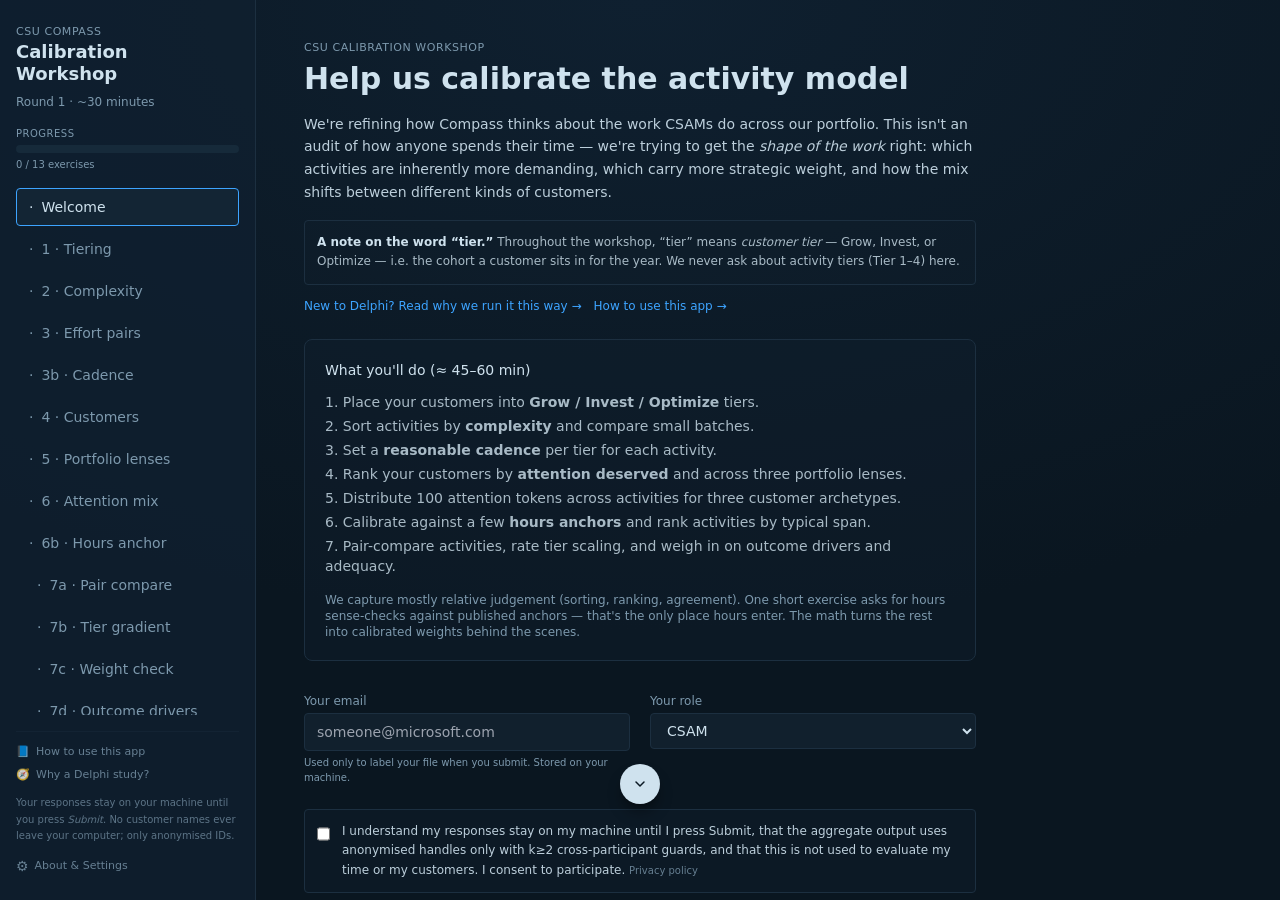
<file: index.web.html>
<!doctype html>
<html lang="en" class="h-full">
  <head>
    <meta charset="UTF-8" />
    <meta name="viewport" content="width=device-width, initial-scale=1" />
    <title>CSU Calibration Workshop</title>
    <script type="module" crossorigin src="./assets/index.web-C_zEpMPQ.js"></script>
    <link rel="stylesheet" crossorigin href="./assets/index-hENzHxDG.css">
  </head>
  <body class="h-full m-0 bg-page text-body font-sans antialiased">
    <div id="root" class="h-full"></div>
  </body>
</html>
</file>
<file: assets/index-hENzHxDG.css>
*,:before,:after{--tw-border-spacing-x: 0;--tw-border-spacing-y: 0;--tw-translate-x: 0;--tw-translate-y: 0;--tw-rotate: 0;--tw-skew-x: 0;--tw-skew-y: 0;--tw-scale-x: 1;--tw-scale-y: 1;--tw-pan-x: ;--tw-pan-y: ;--tw-pinch-zoom: ;--tw-scroll-snap-strictness: proximity;--tw-gradient-from-position: ;--tw-gradient-via-position: ;--tw-gradient-to-position: ;--tw-ordinal: ;--tw-slashed-zero: ;--tw-numeric-figure: ;--tw-numeric-spacing: ;--tw-numeric-fraction: ;--tw-ring-inset: ;--tw-ring-offset-width: 0px;--tw-ring-offset-color: #fff;--tw-ring-color: rgb(59 130 246 / .5);--tw-ring-offset-shadow: 0 0 #0000;--tw-ring-shadow: 0 0 #0000;--tw-shadow: 0 0 #0000;--tw-shadow-colored: 0 0 #0000;--tw-blur: ;--tw-brightness: ;--tw-contrast: ;--tw-grayscale: ;--tw-hue-rotate: ;--tw-invert: ;--tw-saturate: ;--tw-sepia: ;--tw-drop-shadow: ;--tw-backdrop-blur: ;--tw-backdrop-brightness: ;--tw-backdrop-contrast: ;--tw-backdrop-grayscale: ;--tw-backdrop-hue-rotate: ;--tw-backdrop-invert: ;--tw-backdrop-opacity: ;--tw-backdrop-saturate: ;--tw-backdrop-sepia: ;--tw-contain-size: ;--tw-contain-layout: ;--tw-contain-paint: ;--tw-contain-style: }::backdrop{--tw-border-spacing-x: 0;--tw-border-spacing-y: 0;--tw-translate-x: 0;--tw-translate-y: 0;--tw-rotate: 0;--tw-skew-x: 0;--tw-skew-y: 0;--tw-scale-x: 1;--tw-scale-y: 1;--tw-pan-x: ;--tw-pan-y: ;--tw-pinch-zoom: ;--tw-scroll-snap-strictness: proximity;--tw-gradient-from-position: ;--tw-gradient-via-position: ;--tw-gradient-to-position: ;--tw-ordinal: ;--tw-slashed-zero: ;--tw-numeric-figure: ;--tw-numeric-spacing: ;--tw-numeric-fraction: ;--tw-ring-inset: ;--tw-ring-offset-width: 0px;--tw-ring-offset-color: #fff;--tw-ring-color: rgb(59 130 246 / .5);--tw-ring-offset-shadow: 0 0 #0000;--tw-ring-shadow: 0 0 #0000;--tw-shadow: 0 0 #0000;--tw-shadow-colored: 0 0 #0000;--tw-blur: ;--tw-brightness: ;--tw-contrast: ;--tw-grayscale: ;--tw-hue-rotate: ;--tw-invert: ;--tw-saturate: ;--tw-sepia: ;--tw-drop-shadow: ;--tw-backdrop-blur: ;--tw-backdrop-brightness: ;--tw-backdrop-contrast: ;--tw-backdrop-grayscale: ;--tw-backdrop-hue-rotate: ;--tw-backdrop-invert: ;--tw-backdrop-opacity: ;--tw-backdrop-saturate: ;--tw-backdrop-sepia: ;--tw-contain-size: ;--tw-contain-layout: ;--tw-contain-paint: ;--tw-contain-style: }*,:before,:after{box-sizing:border-box;border-width:0;border-style:solid;border-color:#e5e7eb}:before,:after{--tw-content: ""}html,:host{line-height:1.5;-webkit-text-size-adjust:100%;-moz-tab-size:4;-o-tab-size:4;tab-size:4;font-family:Segoe UI,system-ui,sans-serif;font-feature-settings:normal;font-variation-settings:normal;-webkit-tap-highlight-color:transparent}body{margin:0;line-height:inherit}hr{height:0;color:inherit;border-top-width:1px}abbr:where([title]){-webkit-text-decoration:underline dotted;text-decoration:underline dotted}h1,h2,h3,h4,h5,h6{font-size:inherit;font-weight:inherit}a{color:inherit;text-decoration:inherit}b,strong{font-weight:bolder}code,kbd,samp,pre{font-family:ui-monospace,SFMono-Regular,Menlo,Monaco,Consolas,Liberation Mono,Courier New,monospace;font-feature-settings:normal;font-variation-settings:normal;font-size:1em}small{font-size:80%}sub,sup{font-size:75%;line-height:0;position:relative;vertical-align:baseline}sub{bottom:-.25em}sup{top:-.5em}table{text-indent:0;border-color:inherit;border-collapse:collapse}button,input,optgroup,select,textarea{font-family:inherit;font-feature-settings:inherit;font-variation-settings:inherit;font-size:100%;font-weight:inherit;line-height:inherit;letter-spacing:inherit;color:inherit;margin:0;padding:0}button,select{text-transform:none}button,input:where([type=button]),input:where([type=reset]),input:where([type=submit]){-webkit-appearance:button;background-color:transparent;background-image:none}:-moz-focusring{outline:auto}:-moz-ui-invalid{box-shadow:none}progress{vertical-align:baseline}::-webkit-inner-spin-button,::-webkit-outer-spin-button{height:auto}[type=search]{-webkit-appearance:textfield;outline-offset:-2px}::-webkit-search-decoration{-webkit-appearance:none}::-webkit-file-upload-button{-webkit-appearance:button;font:inherit}summary{display:list-item}blockquote,dl,dd,h1,h2,h3,h4,h5,h6,hr,figure,p,pre{margin:0}fieldset{margin:0;padding:0}legend{padding:0}ol,ul,menu{list-style:none;margin:0;padding:0}dialog{padding:0}textarea{resize:vertical}input::-moz-placeholder,textarea::-moz-placeholder{opacity:1;color:#9ca3af}input::placeholder,textarea::placeholder{opacity:1;color:#9ca3af}button,[role=button]{cursor:pointer}:disabled{cursor:default}img,svg,video,canvas,audio,iframe,embed,object{display:block;vertical-align:middle}img,video{max-width:100%;height:auto}[hidden]:where(:not([hidden=until-found])){display:none}.container{width:100%}@media (min-width: 640px){.container{max-width:640px}}@media (min-width: 768px){.container{max-width:768px}}@media (min-width: 1024px){.container{max-width:1024px}}@media (min-width: 1280px){.container{max-width:1280px}}@media (min-width: 1536px){.container{max-width:1536px}}.\!visible{visibility:visible!important}.visible{visibility:visible}.fixed{position:fixed}.absolute{position:absolute}.relative{position:relative}.sticky{position:sticky}.inset-0{top:0;right:0;bottom:0;left:0}.bottom-0{bottom:0}.bottom-24{bottom:6rem}.left-0{left:0}.left-1\/2{left:50%}.right-0{right:0}.top-0{top:0}.top-8{top:2rem}.z-10{z-index:10}.z-20{z-index:20}.z-30{z-index:30}.z-50{z-index:50}.col-span-4{grid-column:span 4 / span 4}.col-span-8{grid-column:span 8 / span 8}.m-0{margin:0}.mx-6{margin-left:1.5rem;margin-right:1.5rem}.mx-auto{margin-left:auto;margin-right:auto}.mb-1{margin-bottom:.25rem}.mb-2{margin-bottom:.5rem}.mb-3{margin-bottom:.75rem}.mb-5{margin-bottom:1.25rem}.ml-1{margin-left:.25rem}.ml-2{margin-left:.5rem}.ml-3{margin-left:.75rem}.mr-2{margin-right:.5rem}.mt-0\.5{margin-top:.125rem}.mt-1{margin-top:.25rem}.mt-1\.5{margin-top:.375rem}.mt-10{margin-top:2.5rem}.mt-2{margin-top:.5rem}.mt-3{margin-top:.75rem}.mt-4{margin-top:1rem}.mt-5{margin-top:1.25rem}.mt-6{margin-top:1.5rem}.mt-8{margin-top:2rem}.mt-auto{margin-top:auto}.block{display:block}.inline-block{display:inline-block}.flex{display:flex}.inline-flex{display:inline-flex}.grid{display:grid}.h-1{height:.25rem}.h-1\.5{height:.375rem}.h-10{height:2.5rem}.h-2{height:.5rem}.h-3\.5{height:.875rem}.h-4{height:1rem}.h-5{height:1.25rem}.h-6{height:1.5rem}.h-full{height:100%}.max-h-\[60vh\]{max-height:60vh}.max-h-\[80vh\]{max-height:80vh}.max-h-\[85vh\]{max-height:85vh}.min-h-0{min-height:0px}.min-h-\[120px\]{min-height:120px}.min-h-\[2\.6em\]{min-height:2.6em}.min-h-\[200px\]{min-height:200px}.min-h-\[460px\]{min-height:460px}.min-h-full{min-height:100%}.w-1\.5{width:.375rem}.w-10{width:2.5rem}.w-3\.5{width:.875rem}.w-4{width:1rem}.w-6{width:1.5rem}.w-64{width:16rem}.w-7{width:1.75rem}.w-72{width:18rem}.w-8{width:2rem}.w-9{width:2.25rem}.w-\[280px\]{width:280px}.w-\[320px\]{width:320px}.w-\[640px\]{width:640px}.w-\[78px\]{width:78px}.w-full{width:100%}.min-w-0{min-width:0px}.min-w-\[120px\]{min-width:120px}.max-w-2xl{max-width:42rem}.max-w-3xl{max-width:48rem}.max-w-\[1200px\]{max-width:1200px}.max-w-\[1400px\]{max-width:1400px}.flex-1{flex:1 1 0%}.shrink-0{flex-shrink:0}.grow{flex-grow:1}.-translate-x-1\/2{--tw-translate-x: -50%;transform:translate(var(--tw-translate-x),var(--tw-translate-y)) rotate(var(--tw-rotate)) skew(var(--tw-skew-x)) skewY(var(--tw-skew-y)) scaleX(var(--tw-scale-x)) scaleY(var(--tw-scale-y))}.translate-x-1{--tw-translate-x: .25rem;transform:translate(var(--tw-translate-x),var(--tw-translate-y)) rotate(var(--tw-rotate)) skew(var(--tw-skew-x)) skewY(var(--tw-skew-y)) scaleX(var(--tw-scale-x)) scaleY(var(--tw-scale-y))}.translate-x-4{--tw-translate-x: 1rem;transform:translate(var(--tw-translate-x),var(--tw-translate-y)) rotate(var(--tw-rotate)) skew(var(--tw-skew-x)) skewY(var(--tw-skew-y)) scaleX(var(--tw-scale-x)) scaleY(var(--tw-scale-y))}.rotate-90{--tw-rotate: 90deg;transform:translate(var(--tw-translate-x),var(--tw-translate-y)) rotate(var(--tw-rotate)) skew(var(--tw-skew-x)) skewY(var(--tw-skew-y)) scaleX(var(--tw-scale-x)) scaleY(var(--tw-scale-y))}.transform{transform:translate(var(--tw-translate-x),var(--tw-translate-y)) rotate(var(--tw-rotate)) skew(var(--tw-skew-x)) skewY(var(--tw-skew-y)) scaleX(var(--tw-scale-x)) scaleY(var(--tw-scale-y))}.cursor-default{cursor:default}.cursor-move{cursor:move}.cursor-not-allowed{cursor:not-allowed}.cursor-pointer{cursor:pointer}.select-none{-webkit-user-select:none;-moz-user-select:none;user-select:none}.list-inside{list-style-position:inside}.list-outside{list-style-position:outside}.list-decimal{list-style-type:decimal}.list-disc{list-style-type:disc}.grid-cols-1{grid-template-columns:repeat(1,minmax(0,1fr))}.grid-cols-12{grid-template-columns:repeat(12,minmax(0,1fr))}.grid-cols-2{grid-template-columns:repeat(2,minmax(0,1fr))}.grid-cols-3{grid-template-columns:repeat(3,minmax(0,1fr))}.grid-cols-5{grid-template-columns:repeat(5,minmax(0,1fr))}.grid-cols-\[18px_1fr\]{grid-template-columns:18px 1fr}.grid-cols-\[1fr_120px_180px_70px\]{grid-template-columns:1fr 120px 180px 70px}.grid-cols-\[minmax\(180px\,1\.1fr\)_repeat\(3\,minmax\(0\,1fr\)\)\]{grid-template-columns:minmax(180px,1.1fr) repeat(3,minmax(0,1fr))}.flex-col{flex-direction:column}.flex-wrap{flex-wrap:wrap}.items-start{align-items:flex-start}.items-end{align-items:flex-end}.items-center{align-items:center}.items-baseline{align-items:baseline}.justify-end{justify-content:flex-end}.justify-center{justify-content:center}.justify-between{justify-content:space-between}.gap-1{gap:.25rem}.gap-1\.5{gap:.375rem}.gap-2{gap:.5rem}.gap-3{gap:.75rem}.gap-4{gap:1rem}.gap-5{gap:1.25rem}.gap-6{gap:1.5rem}.gap-px{gap:1px}.gap-x-2{-moz-column-gap:.5rem;column-gap:.5rem}.gap-x-4{-moz-column-gap:1rem;column-gap:1rem}.gap-y-2\.5{row-gap:.625rem}.space-y-1>:not([hidden])~:not([hidden]){--tw-space-y-reverse: 0;margin-top:calc(.25rem * calc(1 - var(--tw-space-y-reverse)));margin-bottom:calc(.25rem * var(--tw-space-y-reverse))}.space-y-1\.5>:not([hidden])~:not([hidden]){--tw-space-y-reverse: 0;margin-top:calc(.375rem * calc(1 - var(--tw-space-y-reverse)));margin-bottom:calc(.375rem * var(--tw-space-y-reverse))}.space-y-2>:not([hidden])~:not([hidden]){--tw-space-y-reverse: 0;margin-top:calc(.5rem * calc(1 - var(--tw-space-y-reverse)));margin-bottom:calc(.5rem * var(--tw-space-y-reverse))}.space-y-3>:not([hidden])~:not([hidden]){--tw-space-y-reverse: 0;margin-top:calc(.75rem * calc(1 - var(--tw-space-y-reverse)));margin-bottom:calc(.75rem * var(--tw-space-y-reverse))}.space-y-4>:not([hidden])~:not([hidden]){--tw-space-y-reverse: 0;margin-top:calc(1rem * calc(1 - var(--tw-space-y-reverse)));margin-bottom:calc(1rem * var(--tw-space-y-reverse))}.space-y-6>:not([hidden])~:not([hidden]){--tw-space-y-reverse: 0;margin-top:calc(1.5rem * calc(1 - var(--tw-space-y-reverse)));margin-bottom:calc(1.5rem * var(--tw-space-y-reverse))}.divide-y>:not([hidden])~:not([hidden]){--tw-divide-y-reverse: 0;border-top-width:calc(1px * calc(1 - var(--tw-divide-y-reverse)));border-bottom-width:calc(1px * var(--tw-divide-y-reverse))}.divide-ink-400\/30>:not([hidden])~:not([hidden]){border-color:#1c2f404d}.divide-ink-400\/40>:not([hidden])~:not([hidden]){border-color:#1c2f4066}.divide-ink-400\/60>:not([hidden])~:not([hidden]){border-color:#1c2f4099}.self-start{align-self:flex-start}.overflow-hidden{overflow:hidden}.overflow-y-auto{overflow-y:auto}.truncate{overflow:hidden;text-overflow:ellipsis;white-space:nowrap}.whitespace-nowrap{white-space:nowrap}.break-all{word-break:break-all}.rounded{border-radius:.25rem}.rounded-full{border-radius:9999px}.rounded-lg{border-radius:.5rem}.rounded-t-lg{border-top-left-radius:.5rem;border-top-right-radius:.5rem}.border{border-width:1px}.border-b{border-bottom-width:1px}.border-l-2{border-left-width:2px}.border-r{border-right-width:1px}.border-t{border-top-width:1px}.border-bad\/40{border-color:#ff5a4866}.border-bad\/60{border-color:#ff5a4899}.border-body\/80{border-color:#cfe2eecc}.border-current{border-color:currentColor}.border-emerald-500\/40{border-color:#10b98166}.border-emerald-500\/60{border-color:#10b98199}.border-info\/15{border-color:#3dc7c726}.border-info\/40{border-color:#3dc7c766}.border-info\/50{border-color:#3dc7c780}.border-ink-400{--tw-border-opacity: 1;border-color:rgb(28 47 64 / var(--tw-border-opacity, 1))}.border-ink-400\/30{border-color:#1c2f404d}.border-ink-400\/40{border-color:#1c2f4066}.border-ink-400\/50{border-color:#1c2f4080}.border-ink-400\/60{border-color:#1c2f4099}.border-primary{--tw-border-opacity: 1;border-color:rgb(61 164 255 / var(--tw-border-opacity, 1))}.border-primary\/15{border-color:#3da4ff26}.border-primary\/30{border-color:#3da4ff4d}.border-primary\/40{border-color:#3da4ff66}.border-primary\/50{border-color:#3da4ff80}.border-primary\/60{border-color:#3da4ff99}.border-transparent{border-color:transparent}.border-warn\/15{border-color:#f5c04626}.border-warn\/30{border-color:#f5c0464d}.border-warn\/40{border-color:#f5c04666}.border-warn\/50{border-color:#f5c04680}.border-warn\/60{border-color:#f5c04699}.border-l-primary\/60{border-left-color:#3da4ff99}.bg-bad\/10{background-color:#ff5a481a}.bg-bad\/20{background-color:#ff5a4833}.bg-black\/60{background-color:#0009}.bg-body{--tw-bg-opacity: 1;background-color:rgb(207 226 238 / var(--tw-bg-opacity, 1))}.bg-emerald-500\/10{background-color:#10b9811a}.bg-emerald-500\/20{background-color:#10b98133}.bg-info\/10{background-color:#3dc7c71a}.bg-info\/5{background-color:#3dc7c70d}.bg-info\/60{background-color:#3dc7c799}.bg-info\/70{background-color:#3dc7c7b3}.bg-info\/\[0\.04\]{background-color:#3dc7c70a}.bg-ink-400\/30{background-color:#1c2f404d}.bg-ink-400\/40{background-color:#1c2f4066}.bg-ink-500{--tw-bg-opacity: 1;background-color:rgb(22 42 58 / var(--tw-bg-opacity, 1))}.bg-ink-500\/60{background-color:#162a3a99}.bg-ink-600{--tw-bg-opacity: 1;background-color:rgb(17 32 45 / var(--tw-bg-opacity, 1))}.bg-ink-600\/20{background-color:#11202d33}.bg-ink-600\/30{background-color:#11202d4d}.bg-ink-600\/40{background-color:#11202d66}.bg-ink-600\/50{background-color:#11202d80}.bg-ink-700{--tw-bg-opacity: 1;background-color:rgb(15 32 48 / var(--tw-bg-opacity, 1))}.bg-ink-700\/30{background-color:#0f20304d}.bg-ink-700\/40{background-color:#0f203066}.bg-ink-700\/60{background-color:#0f203099}.bg-ink-700\/80{background-color:#0f2030cc}.bg-ink-700\/95{background-color:#0f2030f2}.bg-primary{--tw-bg-opacity: 1;background-color:rgb(61 164 255 / var(--tw-bg-opacity, 1))}.bg-primary\/10{background-color:#3da4ff1a}.bg-primary\/15{background-color:#3da4ff26}.bg-primary\/20{background-color:#3da4ff33}.bg-primary\/5{background-color:#3da4ff0d}.bg-primary\/60{background-color:#3da4ff99}.bg-primary\/70{background-color:#3da4ffb3}.bg-primary\/90{background-color:#3da4ffe6}.bg-primary\/\[0\.04\]{background-color:#3da4ff0a}.bg-sky-500\/20{background-color:#0ea5e933}.bg-warn{--tw-bg-opacity: 1;background-color:rgb(245 192 70 / var(--tw-bg-opacity, 1))}.bg-warn\/10{background-color:#f5c0461a}.bg-warn\/15{background-color:#f5c04626}.bg-warn\/5{background-color:#f5c0460d}.bg-warn\/70{background-color:#f5c046b3}.bg-warn\/\[0\.04\]{background-color:#f5c0460a}.bg-white{--tw-bg-opacity: 1;background-color:rgb(255 255 255 / var(--tw-bg-opacity, 1))}.bg-page{background-image:radial-gradient(120% 100% at 50% 0%,#0f2030,#0a1620 70%)}.p-3{padding:.75rem}.p-4{padding:1rem}.p-5{padding:1.25rem}.px-1{padding-left:.25rem;padding-right:.25rem}.px-1\.5{padding-left:.375rem;padding-right:.375rem}.px-10{padding-left:2.5rem;padding-right:2.5rem}.px-12{padding-left:3rem;padding-right:3rem}.px-2{padding-left:.5rem;padding-right:.5rem}.px-2\.5{padding-left:.625rem;padding-right:.625rem}.px-3{padding-left:.75rem;padding-right:.75rem}.px-4{padding-left:1rem;padding-right:1rem}.px-5{padding-left:1.25rem;padding-right:1.25rem}.px-6{padding-left:1.5rem;padding-right:1.5rem}.py-0\.5{padding-top:.125rem;padding-bottom:.125rem}.py-1{padding-top:.25rem;padding-bottom:.25rem}.py-1\.5{padding-top:.375rem;padding-bottom:.375rem}.py-10{padding-top:2.5rem;padding-bottom:2.5rem}.py-12{padding-top:3rem;padding-bottom:3rem}.py-2{padding-top:.5rem;padding-bottom:.5rem}.py-2\.5{padding-top:.625rem;padding-bottom:.625rem}.py-3{padding-top:.75rem;padding-bottom:.75rem}.py-4{padding-top:1rem;padding-bottom:1rem}.py-5{padding-top:1.25rem;padding-bottom:1.25rem}.py-8{padding-top:2rem;padding-bottom:2rem}.pb-2{padding-bottom:.5rem}.pb-3{padding-bottom:.75rem}.pb-6{padding-bottom:1.5rem}.pl-5{padding-left:1.25rem}.pt-1{padding-top:.25rem}.pt-2{padding-top:.5rem}.pt-3{padding-top:.75rem}.pt-4{padding-top:1rem}.pt-6{padding-top:1.5rem}.text-left{text-align:left}.text-center{text-align:center}.text-right{text-align:right}.font-mono{font-family:ui-monospace,SFMono-Regular,Menlo,Monaco,Consolas,Liberation Mono,Courier New,monospace}.font-sans{font-family:Segoe UI,system-ui,sans-serif}.text-2xl{font-size:1.5rem;line-height:2rem}.text-3xl{font-size:1.875rem;line-height:2.25rem}.text-\[10px\]{font-size:10px}.text-\[11px\]{font-size:11px}.text-\[12px\]{font-size:12px}.text-\[9px\]{font-size:9px}.text-base{font-size:1rem;line-height:1.5rem}.text-lg{font-size:1.125rem;line-height:1.75rem}.text-sm{font-size:.875rem;line-height:1.25rem}.text-xs{font-size:.75rem;line-height:1rem}.font-medium{font-weight:500}.font-semibold{font-weight:600}.uppercase{text-transform:uppercase}.capitalize{text-transform:capitalize}.italic{font-style:italic}.tabular-nums{--tw-numeric-spacing: tabular-nums;font-variant-numeric:var(--tw-ordinal) var(--tw-slashed-zero) var(--tw-numeric-figure) var(--tw-numeric-spacing) var(--tw-numeric-fraction)}.leading-\[18px\]{line-height:18px}.leading-relaxed{line-height:1.625}.leading-snug{line-height:1.375}.leading-tight{line-height:1.25}.tracking-wider{letter-spacing:.05em}.text-amber-300{--tw-text-opacity: 1;color:rgb(252 211 77 / var(--tw-text-opacity, 1))}.text-body{--tw-text-opacity: 1;color:rgb(207 226 238 / var(--tw-text-opacity, 1))}.text-body\/70{color:#cfe2eeb3}.text-body\/75{color:#cfe2eebf}.text-body\/80{color:#cfe2eecc}.text-body\/85{color:#cfe2eed9}.text-body\/90{color:#cfe2eee6}.text-emerald-200{--tw-text-opacity: 1;color:rgb(167 243 208 / var(--tw-text-opacity, 1))}.text-emerald-300{--tw-text-opacity: 1;color:rgb(110 231 183 / var(--tw-text-opacity, 1))}.text-info{--tw-text-opacity: 1;color:rgb(61 199 199 / var(--tw-text-opacity, 1))}.text-ink-800{--tw-text-opacity: 1;color:rgb(12 26 36 / var(--tw-text-opacity, 1))}.text-ink-900{--tw-text-opacity: 1;color:rgb(10 22 32 / var(--tw-text-opacity, 1))}.text-muted{--tw-text-opacity: 1;color:rgb(125 153 173 / var(--tw-text-opacity, 1))}.text-muted\/60{color:#7d99ad99}.text-muted\/70{color:#7d99adb3}.text-muted\/80{color:#7d99adcc}.text-primary{--tw-text-opacity: 1;color:rgb(61 164 255 / var(--tw-text-opacity, 1))}.text-primary\/80{color:#3da4ffcc}.text-primary\/90{color:#3da4ffe6}.text-rose-200{--tw-text-opacity: 1;color:rgb(254 205 211 / var(--tw-text-opacity, 1))}.text-rose-300{--tw-text-opacity: 1;color:rgb(253 164 175 / var(--tw-text-opacity, 1))}.text-sky-200{--tw-text-opacity: 1;color:rgb(186 230 253 / var(--tw-text-opacity, 1))}.text-warn{--tw-text-opacity: 1;color:rgb(245 192 70 / var(--tw-text-opacity, 1))}.text-warn\/70{color:#f5c046b3}.text-warn\/80{color:#f5c046cc}.text-warn\/90{color:#f5c046e6}.underline-offset-2{text-underline-offset:2px}.antialiased{-webkit-font-smoothing:antialiased;-moz-osx-font-smoothing:grayscale}.accent-primary{accent-color:#3da4ff}.opacity-40{opacity:.4}.opacity-50{opacity:.5}.opacity-55{opacity:.55}.opacity-70{opacity:.7}.opacity-80{opacity:.8}.shadow{--tw-shadow: 0 1px 3px 0 rgb(0 0 0 / .1), 0 1px 2px -1px rgb(0 0 0 / .1);--tw-shadow-colored: 0 1px 3px 0 var(--tw-shadow-color), 0 1px 2px -1px var(--tw-shadow-color);box-shadow:var(--tw-ring-offset-shadow, 0 0 #0000),var(--tw-ring-shadow, 0 0 #0000),var(--tw-shadow)}.shadow-lg{--tw-shadow: 0 10px 15px -3px rgb(0 0 0 / .1), 0 4px 6px -4px rgb(0 0 0 / .1);--tw-shadow-colored: 0 10px 15px -3px var(--tw-shadow-color), 0 4px 6px -4px var(--tw-shadow-color);box-shadow:var(--tw-ring-offset-shadow, 0 0 #0000),var(--tw-ring-shadow, 0 0 #0000),var(--tw-shadow)}.shadow-xl{--tw-shadow: 0 20px 25px -5px rgb(0 0 0 / .1), 0 8px 10px -6px rgb(0 0 0 / .1);--tw-shadow-colored: 0 20px 25px -5px var(--tw-shadow-color), 0 8px 10px -6px var(--tw-shadow-color);box-shadow:var(--tw-ring-offset-shadow, 0 0 #0000),var(--tw-ring-shadow, 0 0 #0000),var(--tw-shadow)}.shadow-black\/40{--tw-shadow-color: rgb(0 0 0 / .4);--tw-shadow: var(--tw-shadow-colored)}.filter{filter:var(--tw-blur) var(--tw-brightness) var(--tw-contrast) var(--tw-grayscale) var(--tw-hue-rotate) var(--tw-invert) var(--tw-saturate) var(--tw-sepia) var(--tw-drop-shadow)}.backdrop-blur{--tw-backdrop-blur: blur(8px);-webkit-backdrop-filter:var(--tw-backdrop-blur) var(--tw-backdrop-brightness) var(--tw-backdrop-contrast) var(--tw-backdrop-grayscale) var(--tw-backdrop-hue-rotate) var(--tw-backdrop-invert) var(--tw-backdrop-opacity) var(--tw-backdrop-saturate) var(--tw-backdrop-sepia);backdrop-filter:var(--tw-backdrop-blur) var(--tw-backdrop-brightness) var(--tw-backdrop-contrast) var(--tw-backdrop-grayscale) var(--tw-backdrop-hue-rotate) var(--tw-backdrop-invert) var(--tw-backdrop-opacity) var(--tw-backdrop-saturate) var(--tw-backdrop-sepia)}.backdrop-blur-sm{--tw-backdrop-blur: blur(4px);-webkit-backdrop-filter:var(--tw-backdrop-blur) var(--tw-backdrop-brightness) var(--tw-backdrop-contrast) var(--tw-backdrop-grayscale) var(--tw-backdrop-hue-rotate) var(--tw-backdrop-invert) var(--tw-backdrop-opacity) var(--tw-backdrop-saturate) var(--tw-backdrop-sepia);backdrop-filter:var(--tw-backdrop-blur) var(--tw-backdrop-brightness) var(--tw-backdrop-contrast) var(--tw-backdrop-grayscale) var(--tw-backdrop-hue-rotate) var(--tw-backdrop-invert) var(--tw-backdrop-opacity) var(--tw-backdrop-saturate) var(--tw-backdrop-sepia)}.transition-all{transition-property:all;transition-timing-function:cubic-bezier(.4,0,.2,1);transition-duration:.15s}.transition-colors{transition-property:color,background-color,border-color,text-decoration-color,fill,stroke;transition-timing-function:cubic-bezier(.4,0,.2,1);transition-duration:.15s}.transition-opacity{transition-property:opacity;transition-timing-function:cubic-bezier(.4,0,.2,1);transition-duration:.15s}.transition-transform{transition-property:transform;transition-timing-function:cubic-bezier(.4,0,.2,1);transition-duration:.15s}.duration-200{transition-duration:.2s}html,body,#root{height:100%}body{background:radial-gradient(120% 100% at 50% 0%,#0f2030,#0a1620 70%)}::-webkit-scrollbar{width:10px;height:10px}::-webkit-scrollbar-track{background:transparent}::-webkit-scrollbar-thumb{background:#1c2f40;border-radius:999px}::-webkit-scrollbar-thumb:hover{background:#2a4257}.placeholder\:text-muted\/60::-moz-placeholder{color:#7d99ad99}.placeholder\:text-muted\/60::placeholder{color:#7d99ad99}.hover\:border-ink-300:hover{--tw-border-opacity: 1;border-color:rgb(42 66 87 / var(--tw-border-opacity, 1))}.hover\:border-primary:hover{--tw-border-opacity: 1;border-color:rgb(61 164 255 / var(--tw-border-opacity, 1))}.hover\:bg-ink-500:hover{--tw-bg-opacity: 1;background-color:rgb(22 42 58 / var(--tw-bg-opacity, 1))}.hover\:bg-ink-500\/30:hover{background-color:#162a3a4d}.hover\:bg-ink-500\/40:hover{background-color:#162a3a66}.hover\:bg-primary:hover{--tw-bg-opacity: 1;background-color:rgb(61 164 255 / var(--tw-bg-opacity, 1))}.hover\:bg-primary\/10:hover{background-color:#3da4ff1a}.hover\:text-body:hover{--tw-text-opacity: 1;color:rgb(207 226 238 / var(--tw-text-opacity, 1))}.hover\:text-ink-900:hover{--tw-text-opacity: 1;color:rgb(10 22 32 / var(--tw-text-opacity, 1))}.hover\:underline:hover{text-decoration-line:underline}.focus\:border-primary\/60:focus{border-color:#3da4ff99}.focus\:outline-none:focus{outline:2px solid transparent;outline-offset:2px}.disabled\:cursor-not-allowed:disabled{cursor:not-allowed}.disabled\:opacity-30:disabled{opacity:.3}.disabled\:opacity-40:disabled{opacity:.4}.disabled\:opacity-50:disabled{opacity:.5}@media (min-width: 768px){.md\:grid-cols-2{grid-template-columns:repeat(2,minmax(0,1fr))}}@media (min-width: 1024px){.lg\:grid-cols-3{grid-template-columns:repeat(3,minmax(0,1fr))}}
</file>
